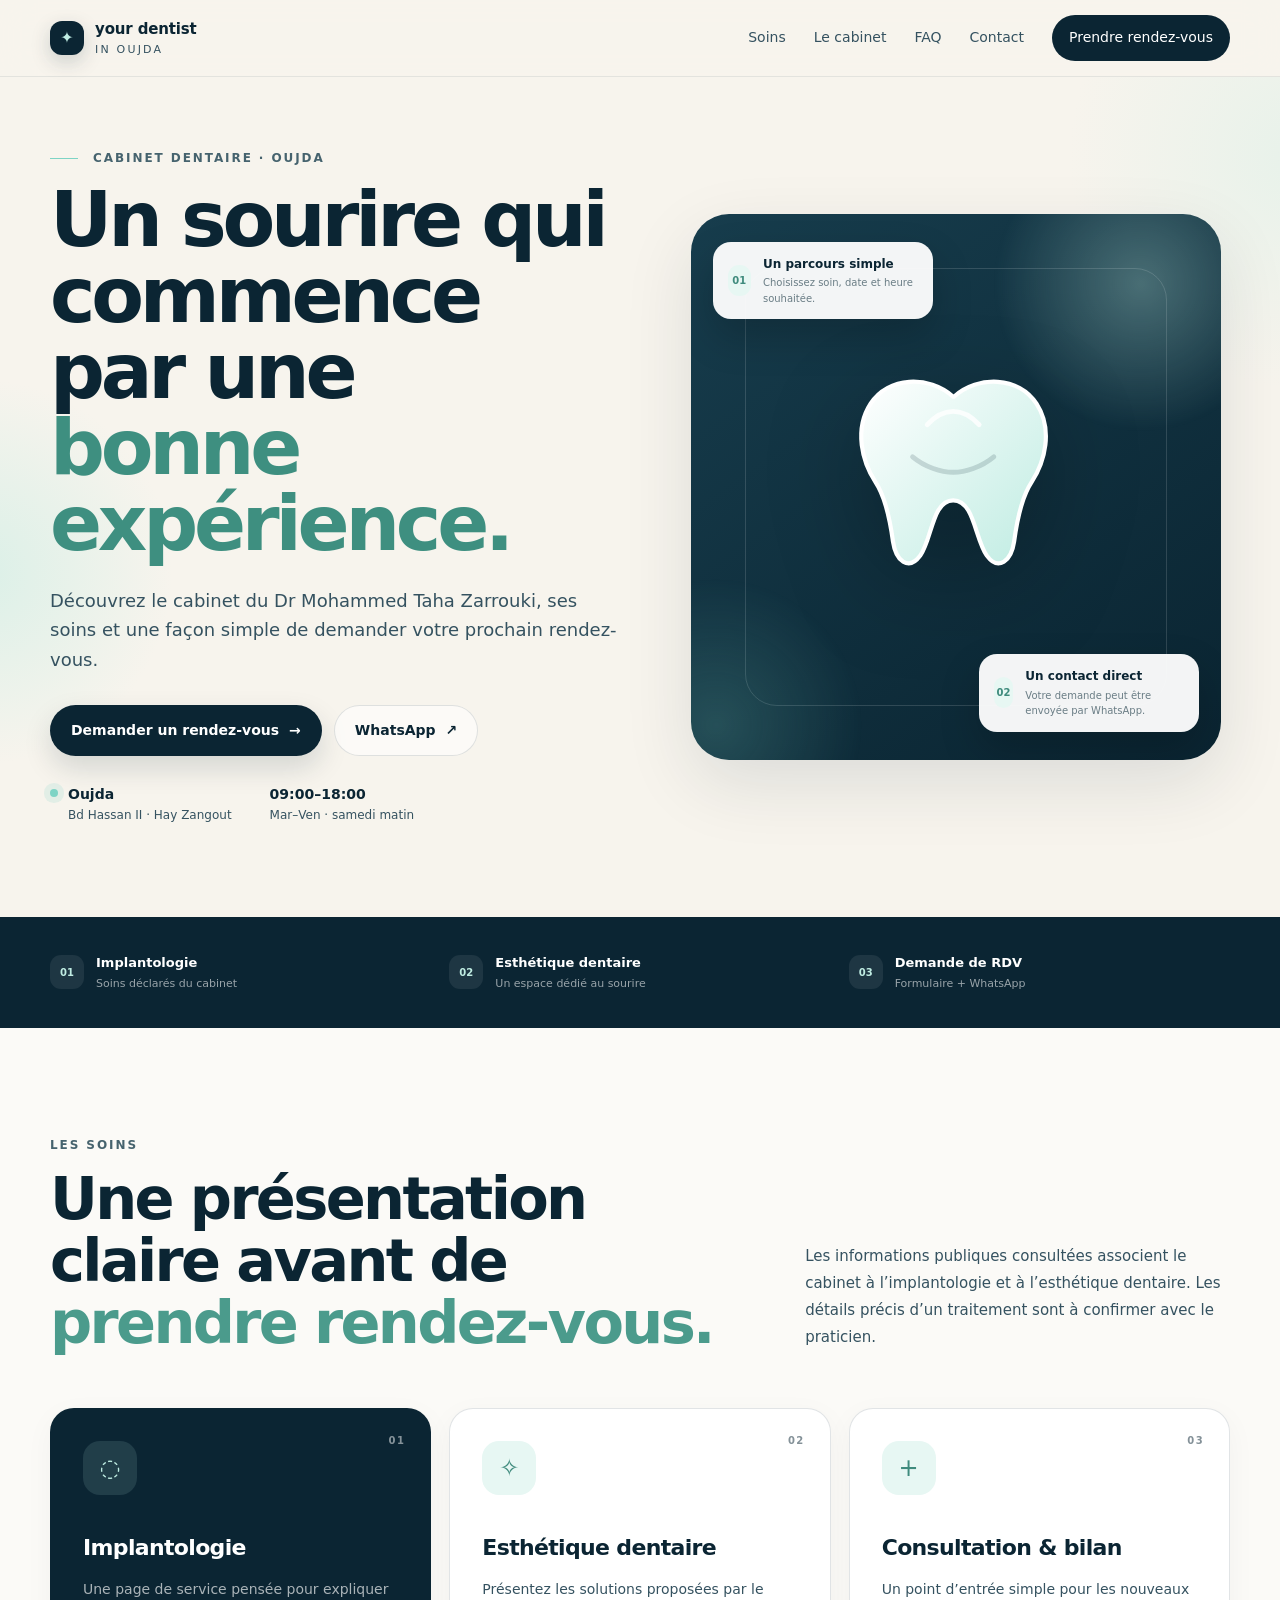
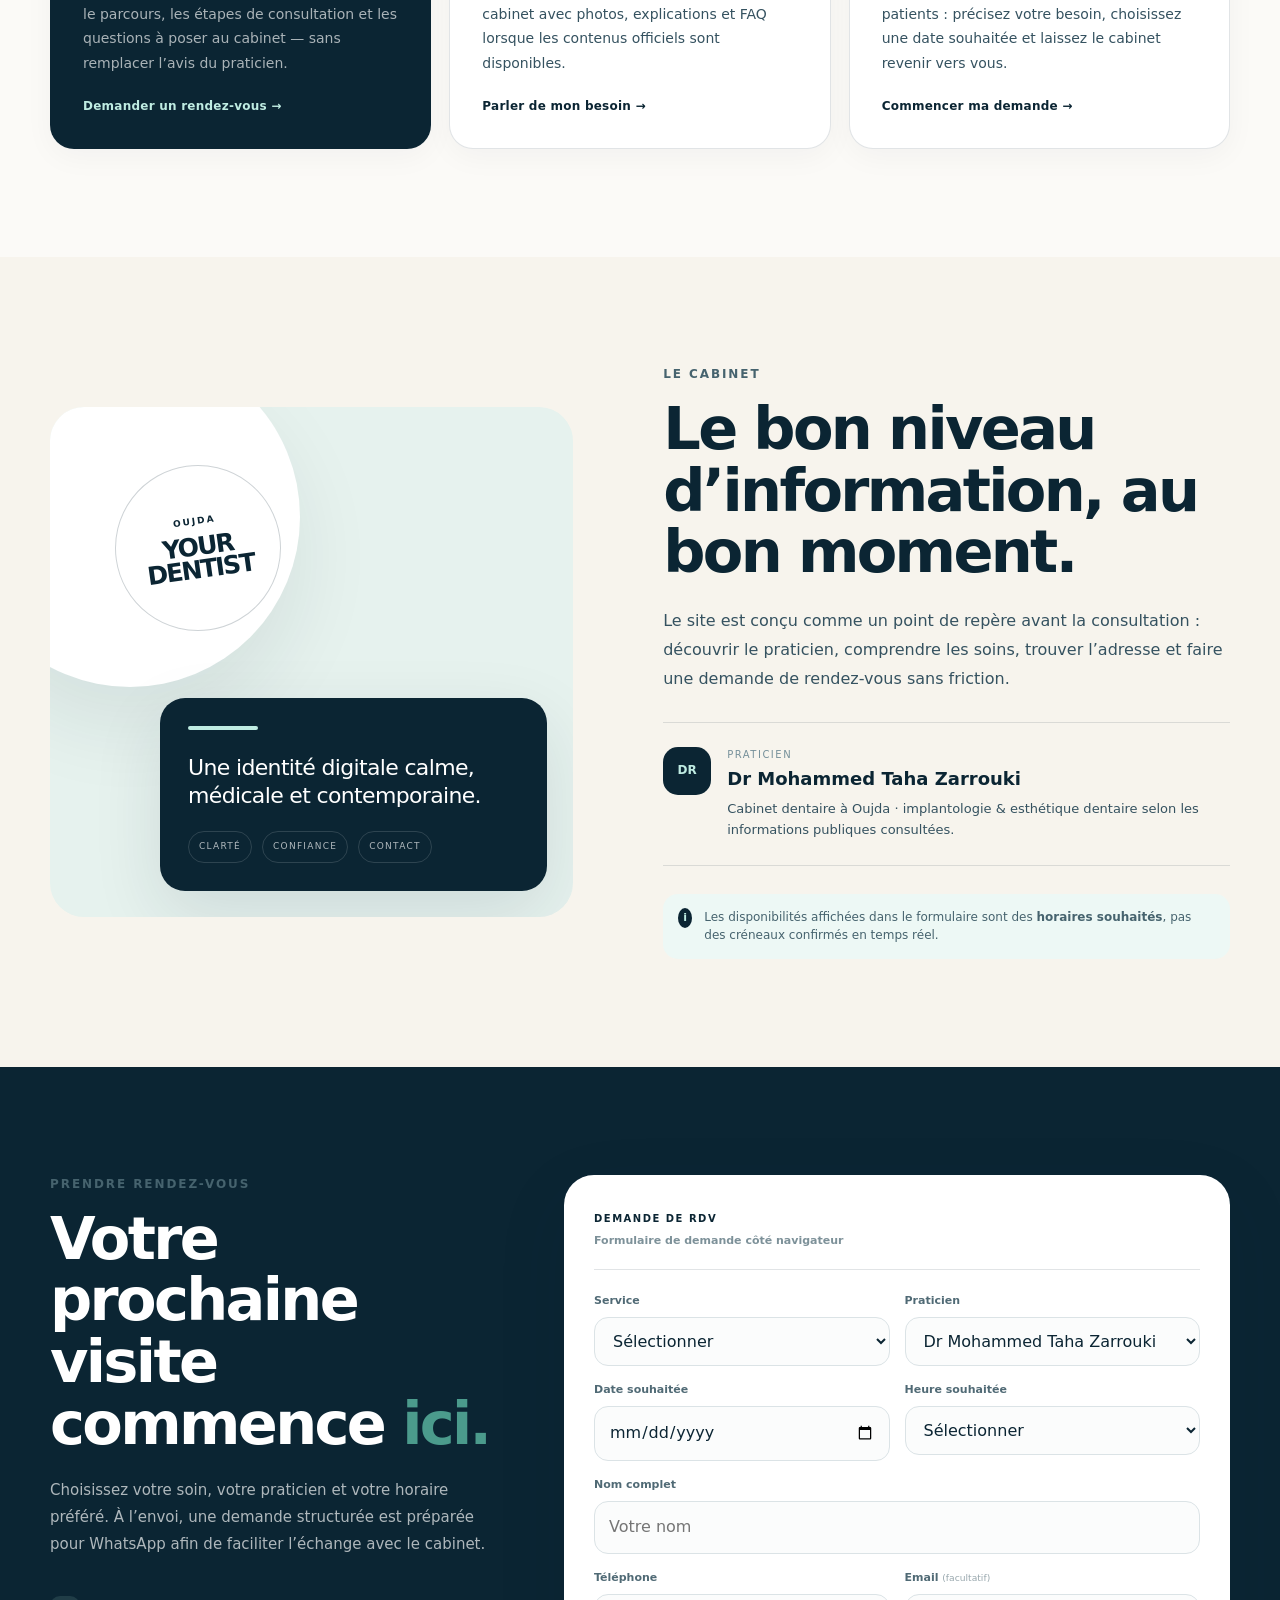
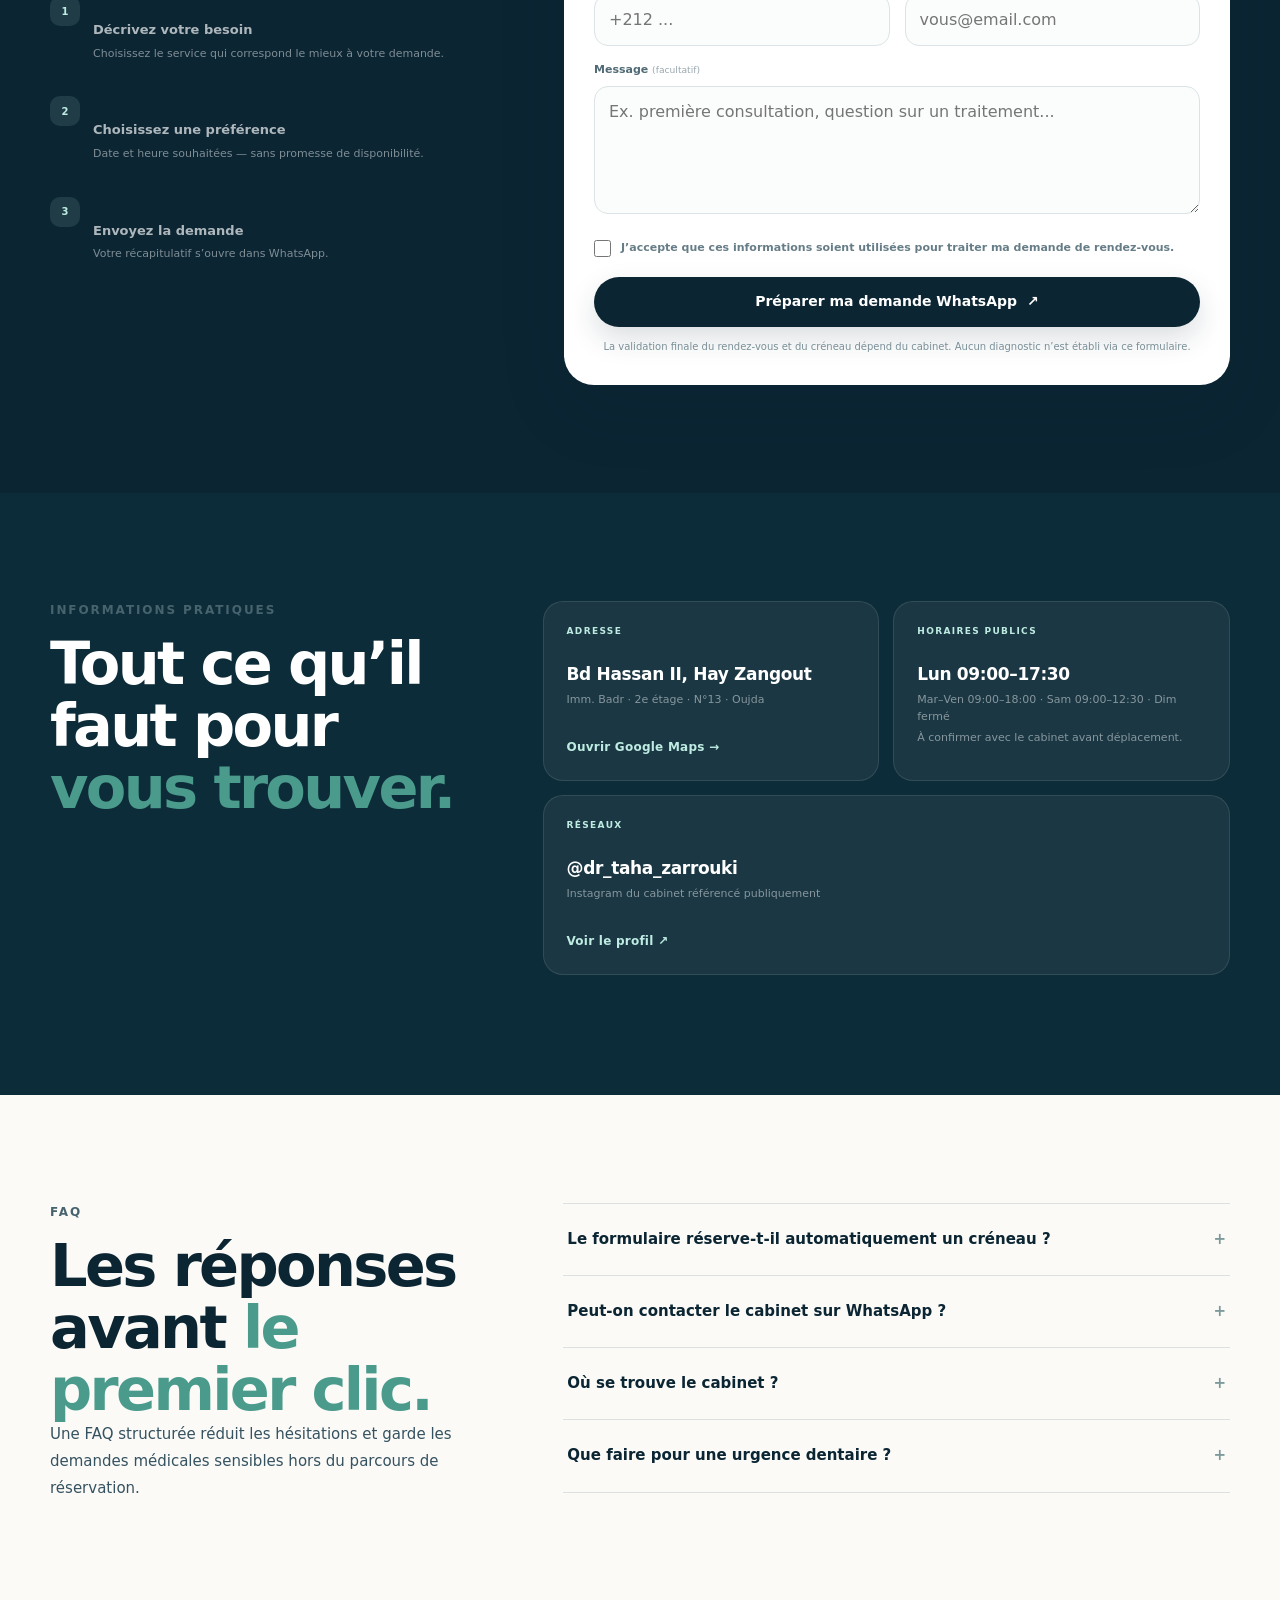
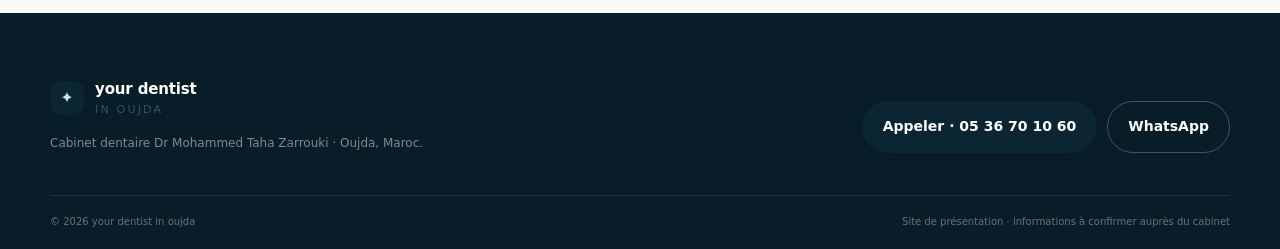
<file: index.html>
<!doctype html>
<html lang="fr">
<head>
  <meta charset="utf-8">
  <meta name="viewport" content="width=device-width, initial-scale=1">
  <meta name="theme-color" content="#0b2533">
  <meta name="description" content="Cabinet dentaire à Oujda — découvrez les soins, le cabinet et demandez un rendez-vous avec le Dr Mohammed Taha Zarrouki.">
  <meta name="robots" content="index,follow">
  <meta property="og:type" content="website">
  <meta property="og:title" content="your dentist in oujda — Cabinet dentaire">
  <meta property="og:description" content="Cabinet dentaire à Oujda — découvrez les soins, le cabinet et demandez un rendez-vous avec le Dr Mohammed Taha Zarrouki.">
  <meta property="og:locale" content="fr_MA">
  <meta name="twitter:card" content="summary">
  <link rel="manifest" href="site.webmanifest">
  <script type="application/ld+json">
  {
    "@context":"https://schema.org",
    "@type":"Dentist",
    "@id":"#dentist",
    "name":"Cabinet Dentaire Dr. Mohammed Taha Zarrouki",
    "url":"/",
    "telephone":"+212536701060",
    "address":{
      "@type":"PostalAddress",
      "streetAddress":"Boulevard Hassan II, Hay Zangout, Imm. Badr, 2e étage, N°13",
      "addressLocality":"Oujda",
      "postalCode":"60050",
      "addressCountry":"MA"
    },
    "openingHoursSpecification":[
      {"@type":"OpeningHoursSpecification","dayOfWeek":"https://schema.org/Monday","opens":"09:00","closes":"17:30"},
      {"@type":"OpeningHoursSpecification","dayOfWeek":["https://schema.org/Tuesday","https://schema.org/Wednesday","https://schema.org/Thursday","https://schema.org/Friday"],"opens":"09:00","closes":"18:00"},
      {"@type":"OpeningHoursSpecification","dayOfWeek":"https://schema.org/Saturday","opens":"09:00","closes":"12:30"}
    ],
    "sameAs":["https://www.instagram.com/dr_taha_zarrouki/"],
    "knowsAbout":["Implantologie","Dentisterie esthétique"]
  }
  </script>
  <title>your dentist in oujda — Cabinet dentaire</title>
  <link rel="icon" href="favicon.svg" type="image/svg+xml">
  <link rel="stylesheet" href="styles.css">
</head>
<body>
  <a class="skip-link" href="#main">Aller au contenu</a>

  <header class="site-header">
    <div class="container nav-wrap">
      <a class="brand" href="#top" aria-label="your dentist in oujda — accueil">
        <span class="brand-mark" aria-hidden="true">✦</span>
        <span><strong>your dentist</strong><small>in oujda</small></span>
      </a>
      <button class="menu-toggle" type="button" aria-expanded="false" aria-controls="primary-nav">
        <span></span><span></span><span></span>
        <span class="sr-only">Ouvrir le menu</span>
      </button>
      <nav id="primary-nav" class="primary-nav" aria-label="Navigation principale">
        <a href="#treatments">Soins</a>
        <a href="#clinic">Le cabinet</a>
        <a href="#faq">FAQ</a>
        <a href="#contact">Contact</a>
        <a class="nav-cta" href="#booking">Prendre rendez-vous</a>
      </nav>
    </div>
  </header>

  <main id="main">
    <section id="top" class="hero">
      <div class="hero-orb orb-one"></div>
      <div class="hero-orb orb-two"></div>
      <div class="container hero-grid">
        <div class="hero-copy">
          <p class="eyebrow"><span></span> Cabinet dentaire · Oujda</p>
          <h1>Un sourire qui commence par une <em>bonne expérience.</em></h1>
          <p class="lead">Découvrez le cabinet du Dr Mohammed Taha Zarrouki, ses soins et une façon simple de demander votre prochain rendez-vous.</p>
          <div class="hero-actions">
            <a class="button button-primary" href="#booking">Demander un rendez-vous <span aria-hidden="true">→</span></a>
            <a class="button button-quiet" href="https://wa.me/212536701060" target="_blank" rel="noopener">WhatsApp <span aria-hidden="true">↗</span></a>
          </div>
          <div class="hero-proof" aria-label="Informations pratiques">
            <div><span class="proof-dot"></span><strong>Oujda</strong><small>Bd Hassan II · Hay Zangout</small></div>
            <div><strong>09:00–18:00</strong><small>Mar–Ven · samedi matin</small></div>
          </div>
        </div>

        <div class="hero-visual" aria-label="Présentation du cabinet">
          <div class="visual-frame">
            <div class="visual-glow"></div>
            <div class="tooth-art" aria-hidden="true">
              <svg viewBox="0 0 360 360" role="presentation">
                <defs>
                  <linearGradient id="toothFill" x1="0" x2="1" y1="0" y2="1">
                    <stop offset="0" stop-color="#ffffff"/>
                    <stop offset="1" stop-color="#bfece2"/>
                  </linearGradient>
                </defs>
                <path d="M176 51c-35-31-93-29-118 10-24 37-12 83 7 112 16 24 22 63 25 85 4 27 22 43 39 20 17-24 17-79 47-79s31 55 48 79c17 23 35 7 39-20 3-22 9-61 25-85 19-29 31-75 7-112-25-39-83-41-118-10z" fill="url(#toothFill)" stroke="#ffffff" stroke-width="6"/>
                <path d="M118 137c18 15 41 22 58 22s40-7 58-22" fill="none" stroke="#0b2533" stroke-opacity=".16" stroke-width="7" stroke-linecap="round"/>
                <path d="M139 91c12-13 25-19 37-19s25 6 37 19" fill="none" stroke="#ffffff" stroke-opacity=".82" stroke-width="7" stroke-linecap="round"/>
              </svg>
            </div>
            <div class="floating-card card-top">
              <span class="mini-icon">01</span>
              <div><strong>Un parcours simple</strong><small>Choisissez soin, date et heure souhaitée.</small></div>
            </div>
            <div class="floating-card card-bottom">
              <span class="mini-icon">02</span>
              <div><strong>Un contact direct</strong><small>Votre demande peut être envoyée par WhatsApp.</small></div>
            </div>
          </div>
        </div>
      </div>
    </section>

    <section class="quick-strip" aria-label="Points forts">
      <div class="container quick-grid">
        <div><span class="quick-no">01</span><strong>Implantologie</strong><small>Soins déclarés du cabinet</small></div>
        <div><span class="quick-no">02</span><strong>Esthétique dentaire</strong><small>Un espace dédié au sourire</small></div>
        <div><span class="quick-no">03</span><strong>Demande de RDV</strong><small>Formulaire + WhatsApp</small></div>
      </div>
    </section>

    <section id="treatments" class="section section-light">
      <div class="container">
        <div class="section-heading">
          <div>
            <p class="eyebrow">Les soins</p>
            <h2>Une présentation claire avant de <span>prendre rendez-vous.</span></h2>
          </div>
          <p class="section-intro">Les informations publiques consultées associent le cabinet à l’implantologie et à l’esthétique dentaire. Les détails précis d’un traitement sont à confirmer avec le praticien.</p>
        </div>

        <div class="treatment-grid">
          <article class="treatment-card featured">
            <div class="card-index">01</div>
            <div class="card-icon" aria-hidden="true">◌</div>
            <h3>Implantologie</h3>
            <p>Une page de service pensée pour expliquer le parcours, les étapes de consultation et les questions à poser au cabinet — sans remplacer l’avis du praticien.</p>
            <a href="#booking" class="text-link">Demander un rendez-vous <span aria-hidden="true">→</span></a>
          </article>
          <article class="treatment-card">
            <div class="card-index">02</div>
            <div class="card-icon" aria-hidden="true">✧</div>
            <h3>Esthétique dentaire</h3>
            <p>Présentez les solutions proposées par le cabinet avec photos, explications et FAQ lorsque les contenus officiels sont disponibles.</p>
            <a href="#booking" class="text-link">Parler de mon besoin <span aria-hidden="true">→</span></a>
          </article>
          <article class="treatment-card">
            <div class="card-index">03</div>
            <div class="card-icon" aria-hidden="true">+</div>
            <h3>Consultation & bilan</h3>
            <p>Un point d’entrée simple pour les nouveaux patients : précisez votre besoin, choisissez une date souhaitée et laissez le cabinet revenir vers vous.</p>
            <a href="#booking" class="text-link">Commencer ma demande <span aria-hidden="true">→</span></a>
          </article>
        </div>
      </div>
    </section>

    <section id="clinic" class="section clinic-section">
      <div class="container clinic-grid">
        <div class="clinic-visual" aria-hidden="true">
          <div class="circle-stamp"><span>OUJDA</span><strong>YOUR<br>DENTIST</strong></div>
          <div class="clinic-panel">
            <div class="panel-line"></div>
            <p>Une identité digitale calme, médicale et contemporaine.</p>
            <div class="panel-metrics"><span>Clarté</span><span>Confiance</span><span>Contact</span></div>
          </div>
        </div>
        <div class="clinic-copy">
          <p class="eyebrow">Le cabinet</p>
          <h2>Le bon niveau d’information, au bon moment.</h2>
          <p>Le site est conçu comme un point de repère avant la consultation : découvrir le praticien, comprendre les soins, trouver l’adresse et faire une demande de rendez-vous sans friction.</p>
          <div class="doctor-card">
            <div class="doctor-avatar" aria-hidden="true">DR</div>
            <div>
              <p class="doctor-label">Praticien</p>
              <h3>Dr Mohammed Taha Zarrouki</h3>
              <p>Cabinet dentaire à Oujda · implantologie & esthétique dentaire selon les informations publiques consultées.</p>
            </div>
          </div>
          <div class="mini-notice"><span aria-hidden="true">i</span><p>Les disponibilités affichées dans le formulaire sont des <strong>horaires souhaités</strong>, pas des créneaux confirmés en temps réel.</p></div>
        </div>
      </div>
    </section>

    <section id="booking" class="booking-section">
      <div class="container booking-grid">
        <div class="booking-copy">
          <p class="eyebrow">Prendre rendez-vous</p>
          <h2>Votre prochaine visite commence <span>ici.</span></h2>
          <p>Choisissez votre soin, votre praticien et votre horaire préféré. À l’envoi, une demande structurée est préparée pour WhatsApp afin de faciliter l’échange avec le cabinet.</p>
          <div class="booking-steps">
            <div><span>1</span><p><strong>Décrivez votre besoin</strong><small>Choisissez le service qui correspond le mieux à votre demande.</small></p></div>
            <div><span>2</span><p><strong>Choisissez une préférence</strong><small>Date et heure souhaitées — sans promesse de disponibilité.</small></p></div>
            <div><span>3</span><p><strong>Envoyez la demande</strong><small>Votre récapitulatif s’ouvre dans WhatsApp.</small></p></div>
          </div>
        </div>

        <form id="booking-form" class="booking-form" novalidate>
          <div class="form-top">
            <div><span>DEMANDE DE RDV</span><strong>Formulaire de demande côté navigateur</strong></div>
            <span class="form-status" id="form-status" role="status" aria-live="polite"></span>
          </div>

          <div class="form-grid">
            <label>
              <span>Service</span>
              <select name="service" required>
                <option value="">Sélectionner</option>
                <option>Implantologie</option>
                <option>Esthétique dentaire</option>
                <option>Consultation & bilan</option>
                <option>Autre / à préciser</option>
              </select>
            </label>
            <label>
              <span>Praticien</span>
              <select name="doctor" required>
                <option>Dr Mohammed Taha Zarrouki</option>
              </select>
            </label>
            <label>
              <span>Date souhaitée</span>
              <input type="date" name="date" id="booking-date" required>
            </label>
            <label>
              <span>Heure souhaitée</span>
              <select name="time" required>
                <option value="">Sélectionner</option>
                <option>09:00</option><option>09:30</option><option>10:00</option><option>10:30</option>
                <option>11:00</option><option>11:30</option><option>12:00</option><option>12:30</option>
                <option>13:00</option><option>13:30</option><option>14:00</option><option>14:30</option>
                <option>15:00</option><option>15:30</option><option>16:00</option><option>16:30</option>
                <option>17:00</option><option>17:30</option>
              </select>
            </label>
            <label class="full">
              <span>Nom complet</span>
              <input type="text" name="name" autocomplete="name" placeholder="Votre nom" required>
            </label>
            <label>
              <span>Téléphone</span>
              <input type="tel" name="phone" autocomplete="tel" placeholder="+212 ..." required>
            </label>
            <label>
              <span>Email <small>(facultatif)</small></span>
              <input type="email" name="email" autocomplete="email" placeholder="vous@email.com">
            </label>
            <label class="full">
              <span>Message <small>(facultatif)</small></span>
              <textarea name="message" rows="4" maxlength="500" placeholder="Ex. première consultation, question sur un traitement..."></textarea>
            </label>
          </div>

          <label class="consent">
            <input type="checkbox" name="consent" required>
            <span>J’accepte que ces informations soient utilisées pour traiter ma demande de rendez-vous.</span>
          </label>
          <button class="button button-primary form-submit" type="submit">Préparer ma demande WhatsApp <span aria-hidden="true">↗</span></button>
          <p class="form-note">La validation finale du rendez-vous et du créneau dépend du cabinet. Aucun diagnostic n’est établi via ce formulaire.</p>
        </form>
          <noscript><p class="form-note">JavaScript est requis pour préparer la demande WhatsApp. Vous pouvez aussi appeler directement le cabinet au 05 36 70 10 60.</p></noscript>
      </div>
    </section>

    <section class="section proof-section">
      <div class="container">
        <div class="proof-layout">
          <div>
            <p class="eyebrow">Informations pratiques</p>
            <h2>Tout ce qu’il faut pour <span>vous trouver.</span></h2>
          </div>
          <div class="info-cards">
            <a class="info-card" href="https://www.google.com/maps/search/?api=1&query=Boulevard%20Hassan%20II%20Hay%20Zangout%20Imm%20Badr%202eme%20Etage%20N%2013%20Oujda%2060050%20Morocco" target="_blank" rel="noopener">
              <span class="info-label">ADRESSE</span>
              <strong>Bd Hassan II, Hay Zangout</strong>
              <small>Imm. Badr · 2e étage · N°13 · Oujda</small>
              <span class="text-link">Ouvrir Google Maps →</span>
            </a>
            <div class="info-card">
              <span class="info-label">HORAIRES PUBLICS</span>
              <strong>Lun 09:00–17:30</strong>
              <small>Mar–Ven 09:00–18:00 · Sam 09:00–12:30 · Dim fermé</small>
              <span class="muted">À confirmer avec le cabinet avant déplacement.</span>
            </div>
            <a class="info-card" href="https://www.instagram.com/dr_taha_zarrouki/" target="_blank" rel="noopener">
              <span class="info-label">RÉSEAUX</span>
              <strong>@dr_taha_zarrouki</strong>
              <small>Instagram du cabinet référencé publiquement</small>
              <span class="text-link">Voir le profil ↗</span>
            </a>
          </div>
        </div>
      </div>
    </section>

    <section id="faq" class="section section-light">
      <div class="container faq-grid">
        <div>
          <p class="eyebrow">FAQ</p>
          <h2>Les réponses avant <span>le premier clic.</span></h2>
          <p class="section-intro">Une FAQ structurée réduit les hésitations et garde les demandes médicales sensibles hors du parcours de réservation.</p>
        </div>
        <div class="faq-list">
          <details>
            <summary>Le formulaire réserve-t-il automatiquement un créneau ? <span>+</span></summary>
            <p>Non. Il envoie une demande avec une date et une heure préférées. Le cabinet doit confirmer la disponibilité avant que le rendez-vous soit considéré comme confirmé.</p>
          </details>
          <details>
            <summary>Peut-on contacter le cabinet sur WhatsApp ? <span>+</span></summary>
            <p>Oui. Les annuaires publics consultés référencent le numéro +212 5 36 70 10 60 comme canal WhatsApp du cabinet.</p>
          </details>
          <details>
            <summary>Où se trouve le cabinet ? <span>+</span></summary>
            <p>Le cabinet est référencé Boulevard Hassan II, Hay Zangout, Imm. Badr, 2e étage, N°13 à Oujda. Utilisez le lien Google Maps ci-dessus pour l’itinéraire.</p>
          </details>
          <details>
            <summary>Que faire pour une urgence dentaire ? <span>+</span></summary>
            <p>Contactez directement le cabinet pour vérifier les possibilités de prise en charge et la disponibilité du moment. En cas de situation médicale grave, contactez les services d’urgence appropriés.</p>
          </details>
        </div>
      </div>
    </section>
  </main>

  <footer id="contact" class="site-footer">
    <div class="container footer-top">
      <div>
        <a class="brand footer-brand" href="#top"><span class="brand-mark" aria-hidden="true">✦</span><span><strong>your dentist</strong><small>in oujda</small></span></a>
        <p>Cabinet dentaire Dr Mohammed Taha Zarrouki · Oujda, Maroc.</p>
      </div>
      <div class="footer-actions">
        <a class="button button-primary" href="tel:+212536701060">Appeler · 05 36 70 10 60</a>
        <a class="button button-outline" href="https://wa.me/212536701060" target="_blank" rel="noopener">WhatsApp</a>
      </div>
    </div>
    <div class="container footer-bottom">
      <span>© <span id="year"></span> your dentist in oujda</span>
      <span>Site de présentation · informations à confirmer auprès du cabinet</span>
    </div>
  </footer>

  <script src="script.js"></script>
</body>
</html>
</file>
<file: styles.css>
:root{
  --ink:#0b2533;
  --ink-soft:#355260;
  --mint:#bfece2;
  --mint-deep:#7ed4c5;
  --cream:#f7f4ed;
  --paper:#ffffff;
  --line:rgba(11,37,51,.12);
  --shadow:0 24px 70px rgba(11,37,51,.11);
  --radius:24px;
  --max:1180px;
}
*{box-sizing:border-box}
html{scroll-behavior:smooth}
body{margin:0;font-family:Inter,ui-sans-serif,system-ui,-apple-system,BlinkMacSystemFont,"Segoe UI",sans-serif;color:var(--ink);background:var(--cream);line-height:1.55}
a{color:inherit;text-decoration:none}
button,input,select,textarea{font:inherit}
button,a{ -webkit-tap-highlight-color:transparent}
img,svg{max-width:100%}
.container{width:min(calc(100% - 40px),var(--max));margin-inline:auto}
.skip-link{position:fixed;left:16px;top:12px;transform:translateY(-150%);background:var(--ink);color:white;padding:10px 14px;border-radius:10px;z-index:1000}
.skip-link:focus{transform:none}
.sr-only{position:absolute;width:1px;height:1px;padding:0;margin:-1px;overflow:hidden;clip:rect(0,0,0,0);white-space:nowrap;border:0}
.site-header{position:sticky;top:0;z-index:80;background:rgba(247,244,237,.88);backdrop-filter:blur(16px);border-bottom:1px solid rgba(11,37,51,.08)}
.nav-wrap{min-height:76px;display:flex;align-items:center;justify-content:space-between;gap:24px}
.brand{display:inline-flex;align-items:center;gap:11px;font-size:15px;letter-spacing:-.01em}
.brand strong,.brand small{display:block}
.brand strong{font-size:15px}
.brand small{font-size:11px;letter-spacing:.2em;text-transform:uppercase;color:var(--ink-soft)}
.brand-mark{display:grid;place-items:center;width:34px;height:34px;border-radius:12px;background:var(--ink);color:var(--mint);font-size:16px;box-shadow:0 7px 20px rgba(11,37,51,.18)}
.primary-nav{display:flex;align-items:center;gap:28px;font-size:14px}
.primary-nav>a:not(.nav-cta){color:var(--ink-soft)}
.primary-nav>a:not(.nav-cta):hover,.primary-nav>a:not(.nav-cta):focus-visible{color:var(--ink)}
.nav-cta{padding:12px 17px;border-radius:999px;background:var(--ink);color:white}
.menu-toggle{display:none;border:0;background:transparent;padding:8px}
.menu-toggle span:not(.sr-only){display:block;width:24px;height:2px;background:var(--ink);margin:5px 0;border-radius:2px}
.hero{position:relative;overflow:hidden;padding:72px 0 92px;background:var(--cream)}
.hero-grid{display:grid;grid-template-columns:1.02fr .98fr;align-items:center;gap:60px;position:relative;z-index:2}
.eyebrow{font-size:12px;text-transform:uppercase;letter-spacing:.16em;font-weight:800;color:#46636e;margin:0 0 14px}
.eyebrow>span{display:inline-block;width:28px;height:1px;background:var(--mint-deep);vertical-align:middle;margin-right:9px}
h1,h2,h3,p{margin-top:0}
h1{font-size:clamp(46px,6vw,78px);line-height:.99;letter-spacing:-.055em;margin-bottom:24px;max-width:760px}
h1 em{font-style:normal;color:#3e8f80}
.lead{font-size:18px;line-height:1.65;color:var(--ink-soft);max-width:610px}
.hero-actions{display:flex;align-items:center;gap:12px;flex-wrap:wrap;margin:30px 0 28px}
.button{display:inline-flex;align-items:center;justify-content:center;gap:10px;border-radius:999px;padding:14px 20px;border:1px solid transparent;font-weight:800;font-size:14px;transition:transform .2s ease,background .2s ease,border-color .2s ease}
.button:hover{transform:translateY(-2px)}
.button-primary{background:var(--ink);color:#fff;box-shadow:0 12px 28px rgba(11,37,51,.15)}
.button-primary:hover{background:#143b4c}
.button-quiet{background:rgba(255,255,255,.56);border-color:var(--line)}
.button-outline{background:transparent;color:#fff;border-color:rgba(255,255,255,.24)}
.hero-proof{display:flex;gap:28px;flex-wrap:wrap}
.hero-proof>div{display:grid;grid-template-columns:auto 1fr;column-gap:10px}
.hero-proof strong,.hero-proof small{display:block}
.hero-proof strong{grid-column:2;font-size:14px}
.hero-proof small{grid-column:2;color:var(--ink-soft);font-size:12px}
.proof-dot{width:8px;height:8px;border-radius:50%;background:var(--mint-deep);margin-top:5px;box-shadow:0 0 0 6px rgba(126,212,197,.18)}
.hero-visual{min-height:550px;display:grid;place-items:center}
.visual-frame{position:relative;width:min(100%,530px);aspect-ratio:1/1.03;border-radius:38px;background:linear-gradient(145deg,#173d4d,#0a2431);overflow:hidden;box-shadow:var(--shadow)}
.visual-frame:before,.visual-frame:after{content:"";position:absolute;border-radius:50%;filter:blur(2px)}
.visual-frame:before{width:320px;height:320px;right:-80px;top:-90px;background:radial-gradient(circle,rgba(191,236,226,.32),transparent 65%)}
.visual-frame:after{width:310px;height:310px;left:-130px;bottom:-120px;background:radial-gradient(circle,rgba(126,212,197,.2),transparent 67%)}
.visual-glow{position:absolute;inset:54px;border:1px solid rgba(255,255,255,.14);border-radius:32px}
.tooth-art{position:absolute;inset:90px;display:grid;place-items:center}
.tooth-art svg{width:72%;filter:drop-shadow(0 30px 45px rgba(0,0,0,.25))}
.floating-card{position:absolute;display:flex;align-items:center;gap:12px;padding:13px 15px;background:rgba(255,255,255,.95);border-radius:18px;box-shadow:0 18px 40px rgba(0,0,0,.19);width:220px}
.card-top{left:22px;top:28px}
.card-bottom{right:22px;bottom:28px}
.mini-icon{display:grid;place-items:center;width:31px;height:31px;border-radius:11px;background:#e7f7f3;font-size:10px;font-weight:900;color:#3f8b7d}
.floating-card strong,.floating-card small{display:block}
.floating-card strong{font-size:12px}
.floating-card small{font-size:10px;color:#6a7d85;margin-top:2px}
.hero-orb{position:absolute;border-radius:50%;pointer-events:none}
.orb-one{width:420px;height:420px;left:-230px;top:34%;background:radial-gradient(circle,rgba(191,236,226,.5),transparent 65%)}
.orb-two{width:520px;height:520px;right:-280px;top:-180px;background:radial-gradient(circle,rgba(191,236,226,.28),transparent 63%)}
.quick-strip{background:var(--ink);color:#fff;padding:22px 0}
.quick-grid{display:grid;grid-template-columns:repeat(3,1fr);gap:18px}
.quick-grid>div{display:grid;grid-template-columns:auto 1fr;column-gap:12px;align-items:center;padding:14px 0}
.quick-no{grid-row:1/3;display:grid;place-items:center;width:34px;height:34px;border-radius:11px;background:rgba(255,255,255,.08);color:var(--mint);font-size:10px;font-weight:900}
.quick-grid strong,.quick-grid small{display:block}
.quick-grid strong{font-size:13px}
.quick-grid small{font-size:11px;color:rgba(255,255,255,.58);margin-top:2px}
.section{padding:108px 0}
.section-light{background:#fbfaf7}
.section-heading{display:grid;grid-template-columns:1fr .62fr;gap:70px;align-items:end;margin-bottom:54px}
h2{font-size:clamp(36px,5vw,59px);line-height:1.05;letter-spacing:-.045em;margin-bottom:0}
h2 span{color:#4b9b8c}
.section-intro{color:var(--ink-soft);font-size:15px;line-height:1.8;max-width:520px;margin-bottom:3px}
.treatment-grid{display:grid;grid-template-columns:repeat(3,1fr);gap:18px}
.treatment-card{position:relative;padding:32px;border:1px solid var(--line);border-radius:24px;background:#fff;min-height:310px;display:flex;flex-direction:column;box-shadow:0 8px 30px rgba(11,37,51,.04)}
.treatment-card.featured{background:var(--ink);color:#fff;border-color:transparent}
.card-index{position:absolute;top:24px;right:25px;font-size:10px;letter-spacing:.14em;opacity:.5;font-weight:900}
.card-icon{width:54px;height:54px;display:grid;place-items:center;border-radius:17px;background:#e7f7f3;color:#3f8b7d;font-size:24px;margin-bottom:36px}
.featured .card-icon{background:rgba(191,236,226,.12);color:var(--mint)}
.treatment-card h3{font-size:22px;letter-spacing:-.03em;margin-bottom:12px}
.treatment-card p{font-size:14px;line-height:1.75;color:var(--ink-soft);margin-bottom:22px}
.featured p{color:rgba(255,255,255,.65)}
.text-link{font-size:12px;font-weight:900;letter-spacing:.02em;margin-top:auto}
.featured .text-link{color:var(--mint)}
.clinic-section{background:var(--cream)}
.clinic-grid{display:grid;grid-template-columns:.96fr 1.04fr;gap:90px;align-items:center}
.clinic-visual{min-height:510px;position:relative;border-radius:34px;background:#e6f2ee;overflow:hidden}
.clinic-visual:before{content:"";position:absolute;width:340px;height:340px;border-radius:50%;background:#fff;left:-90px;top:-60px;box-shadow:0 40px 80px rgba(11,37,51,.08)}
.circle-stamp{position:absolute;top:58px;left:65px;z-index:2;width:166px;height:166px;border:1px solid rgba(11,37,51,.2);border-radius:50%;display:grid;place-content:center;text-align:center;transform:rotate(-8deg)}
.circle-stamp span{font-size:9px;letter-spacing:.22em;font-weight:900}
.circle-stamp strong{font-size:25px;line-height:.9;letter-spacing:-.07em;margin-top:8px}
.clinic-panel{position:absolute;right:26px;bottom:26px;width:74%;padding:28px;border-radius:25px;background:var(--ink);color:#fff;box-shadow:var(--shadow)}
.panel-line{width:70px;height:4px;border-radius:4px;background:var(--mint);margin-bottom:24px}
.clinic-panel p{font-size:22px;line-height:1.25;letter-spacing:-.03em;max-width:380px}
.panel-metrics{display:flex;gap:10px;flex-wrap:wrap}
.panel-metrics span{font-size:9px;text-transform:uppercase;letter-spacing:.14em;padding:8px 10px;border:1px solid rgba(255,255,255,.14);border-radius:999px;color:rgba(255,255,255,.68)}
.clinic-copy>p:not(.eyebrow){color:var(--ink-soft);font-size:16px;line-height:1.8;margin-top:24px}
.doctor-card{display:flex;gap:16px;align-items:flex-start;border-top:1px solid var(--line);border-bottom:1px solid var(--line);padding:24px 0;margin:28px 0}
.doctor-avatar{flex:0 0 48px;height:48px;display:grid;place-items:center;border-radius:15px;background:var(--ink);color:var(--mint);font-size:12px;font-weight:900}
.doctor-label{font-size:10px!important;text-transform:uppercase;letter-spacing:.15em;margin:0 0 3px!important;color:#76909a!important}
.doctor-card h3{font-size:18px;margin:0 0 6px}
.doctor-card p:last-child{font-size:13px;color:var(--ink-soft);margin:0;line-height:1.6}
.mini-notice{display:flex;gap:12px;align-items:flex-start;padding:14px 15px;border-radius:15px;background:#edf8f5}
.mini-notice span{width:20px;height:20px;border-radius:50%;background:var(--ink);color:var(--mint);display:grid;place-items:center;font-size:11px;font-weight:900}
.mini-notice p{font-size:12px;color:#46636e;margin:0;line-height:1.55}
.booking-section{padding:108px 0;background:var(--ink);color:#fff}
.booking-grid{display:grid;grid-template-columns:.8fr 1.2fr;gap:70px;align-items:start}
.booking-copy p:not(.eyebrow){color:rgba(255,255,255,.67);font-size:15px;line-height:1.8;max-width:530px;margin-top:22px}
.booking-steps{display:grid;gap:18px;margin-top:38px}
.booking-steps>div{display:flex;gap:13px}
.booking-steps>div>span{display:grid;place-items:center;flex:0 0 30px;height:30px;border-radius:10px;background:rgba(191,236,226,.12);color:var(--mint);font-size:10px;font-weight:900}
.booking-steps strong,.booking-steps small{display:block}
.booking-steps strong{font-size:13px}
.booking-steps small{font-size:11px;color:rgba(255,255,255,.48);margin-top:2px}
.booking-form{background:#fff;color:var(--ink);border-radius:30px;padding:30px;box-shadow:var(--shadow)}
.form-top{display:flex;align-items:center;justify-content:space-between;gap:18px;padding-bottom:20px;border-bottom:1px solid var(--line);margin-bottom:22px}
.form-top span:first-child{font-size:10px;letter-spacing:.15em;font-weight:900}
.form-top strong{display:block;font-size:11px;color:#7d9199;margin-top:2px}
.form-status{font-size:11px;color:#4b9b8c;text-align:right}
.form-grid{display:grid;grid-template-columns:1fr 1fr;gap:15px}
label>span{display:block;font-size:11px;font-weight:800;color:#506a75;margin-bottom:8px}
label>span small{font-weight:500;color:#98a7ad}
input,select,textarea{width:100%;border:1px solid #dbe3e6;background:#fbfcfc;color:var(--ink);border-radius:14px;padding:13px 14px;outline:none}
input:focus,select:focus,textarea:focus{border-color:#6ab8aa;box-shadow:0 0 0 4px rgba(106,184,170,.14)}
textarea{resize:vertical}
.full{grid-column:1/-1}
.consent{display:flex;gap:10px;align-items:flex-start;margin:18px 0 20px}
.consent input{width:17px;height:17px;margin:1px 0 0;flex:0 0 17px;accent-color:var(--ink)}
.consent span{font-size:11px;color:#667d87;margin:0}
.form-submit{width:100%;border:0;cursor:pointer}
.form-note{font-size:10px;color:#7a8f97;text-align:center;margin:12px 0 0}
.proof-section{background:#0d2c39;color:#fff;padding-bottom:120px}
.proof-layout{display:grid;grid-template-columns:.6fr 1fr;gap:80px;align-items:start}
.proof-layout h2{max-width:440px}
.info-cards{display:grid;grid-template-columns:1fr 1fr;gap:14px}
.info-card{background:rgba(255,255,255,.055);border:1px solid rgba(255,255,255,.1);border-radius:20px;padding:23px;min-height:180px;display:flex;flex-direction:column}
.info-card:last-child{grid-column:1/-1}
.info-label{font-size:9px;letter-spacing:.15em;color:var(--mint);font-weight:900;margin-bottom:22px}
.info-card strong{font-size:17px;letter-spacing:-.02em}
.info-card small,.info-card .muted{font-size:11px;color:rgba(255,255,255,.48);margin-top:4px;line-height:1.55}
.info-card .text-link{margin-top:auto;color:var(--mint)}
.faq-list{border-top:1px solid var(--line)}
.faq-grid{display:grid;grid-template-columns:.65fr 1fr;gap:80px}
.faq-list details{border-bottom:1px solid var(--line);padding:0}
.faq-list summary{cursor:pointer;list-style:none;padding:24px 4px;font-size:15px;font-weight:800;display:flex;justify-content:space-between;gap:20px}
.faq-list summary::-webkit-details-marker{display:none}
.faq-list summary span{color:#7b9a99;transition:transform .2s ease}
.faq-list details[open] summary span{transform:rotate(45deg)}
.faq-list details p{padding:0 40px 22px 4px;color:var(--ink-soft);font-size:13px;line-height:1.75;margin:0}
.site-footer{background:#081d28;color:#fff;padding:65px 0 20px}
.footer-top{display:flex;justify-content:space-between;gap:30px;align-items:flex-end;padding-bottom:42px;border-bottom:1px solid rgba(255,255,255,.1)}
.footer-brand{color:#fff}
.footer-top>div:first-child>p{font-size:12px;color:rgba(255,255,255,.48);margin:16px 0 0}
.footer-actions{display:flex;gap:10px;flex-wrap:wrap}
.footer-bottom{display:flex;justify-content:space-between;gap:20px;color:rgba(255,255,255,.38);font-size:10px;padding-top:18px}
@media (max-width:980px){
  .primary-nav{gap:18px}
  .hero-grid,.clinic-grid,.booking-grid,.proof-layout,.faq-grid{grid-template-columns:1fr;gap:42px}
  .hero{padding-top:55px}
  .hero-visual{order:-1;min-height:410px}
  .visual-frame{width:min(100%,620px)}
  .section-heading{grid-template-columns:1fr;gap:18px}
  .treatment-grid{grid-template-columns:1fr 1fr}
  .treatment-card:last-child{grid-column:1/-1}
  .clinic-visual{min-height:440px}
  .booking-copy{max-width:680px}
  .info-cards{grid-template-columns:1fr 1fr}
}
@media (max-width:720px){
  .container{width:min(calc(100% - 28px),var(--max))}
  .site-header{background:rgba(247,244,237,.96)}
  .menu-toggle{display:block}
  .primary-nav{position:absolute;left:14px;right:14px;top:68px;background:#fff;padding:14px;border:1px solid var(--line);border-radius:18px;box-shadow:var(--shadow);display:none;flex-direction:column;align-items:stretch;gap:2px}
  .primary-nav.open{display:flex}
  .primary-nav>a{padding:11px 12px}
  .nav-cta{text-align:center;margin-top:4px}
  .hero-grid{gap:32px}
  h1{font-size:clamp(42px,13vw,65px)}
  .hero-visual{min-height:330px}
  .visual-frame{border-radius:28px}
  .visual-glow{inset:24px;border-radius:22px}
  .tooth-art{inset:55px}
  .floating-card{width:calc(100% - 44px);max-width:245px}
  .card-top{left:12px;top:14px}
  .card-bottom{right:12px;bottom:14px}
  .quick-grid,.treatment-grid,.form-grid,.info-cards{grid-template-columns:1fr}
  .treatment-card:last-child,.info-card:last-child{grid-column:auto}
  .section{padding:78px 0}
  .clinic-visual{min-height:360px}
  .circle-stamp{top:28px;left:28px;width:135px;height:135px}
  .circle-stamp strong{font-size:21px}
  .clinic-panel{right:14px;bottom:14px;width:82%;padding:20px}
  .clinic-panel p{font-size:17px}
  .booking-form{padding:20px;border-radius:23px}
  .proof-section{padding-bottom:86px}
  .footer-top,.footer-bottom{flex-direction:column;align-items:flex-start}
  .footer-actions{width:100%}
}
@media (prefers-reduced-motion:reduce){
  html{scroll-behavior:auto}
  *,*:before,*:after{transition:none!important;animation:none!important}
}
@media (max-width:420px){
  .hero-actions .button{width:100%}
  .hero-proof{gap:16px}
  .hero-proof>div{min-width:140px}
}
</file>
